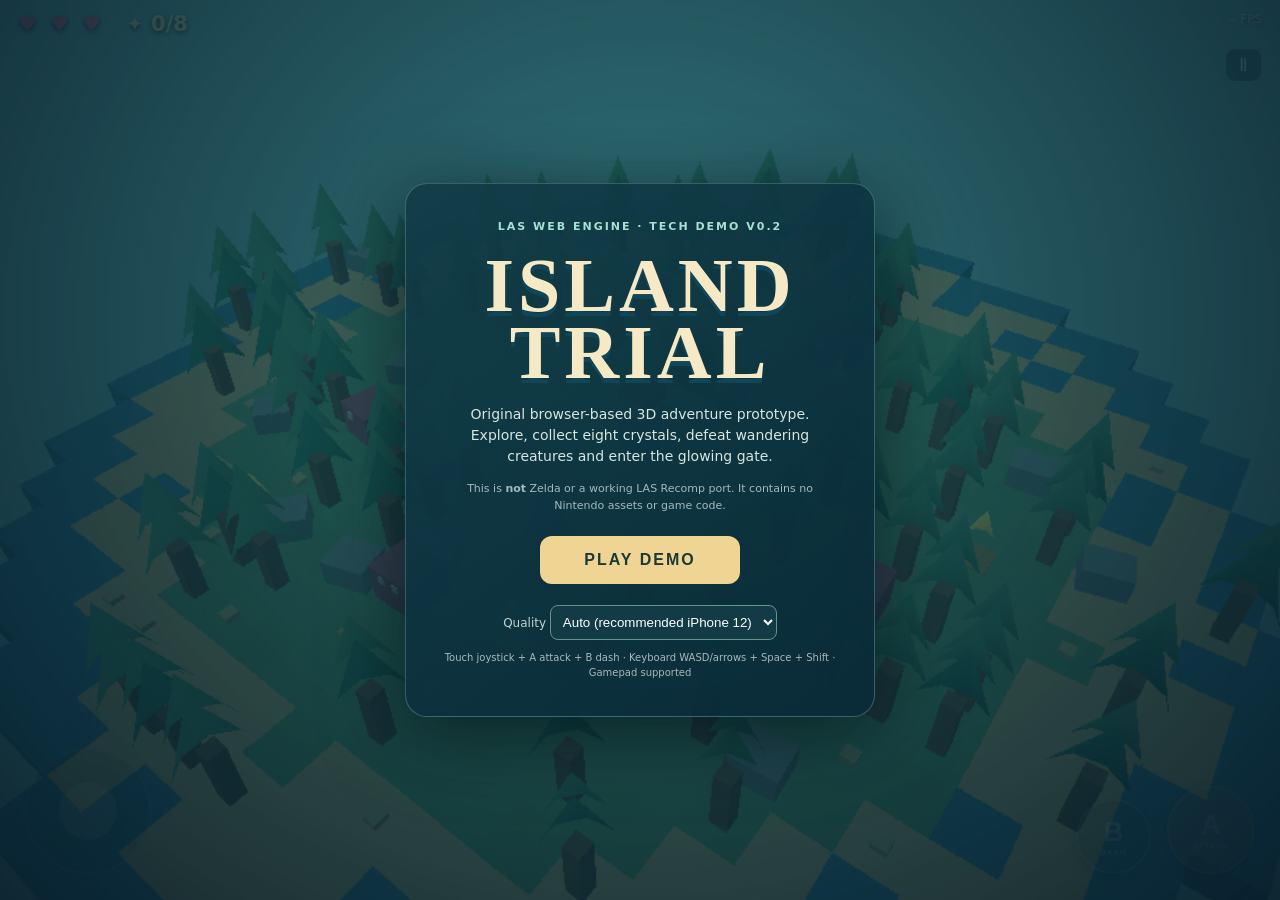
<file: index.html>
<!doctype html><html lang="en"><head><meta charset="UTF-8"><meta name="viewport" content="width=device-width,initial-scale=1,minimum-scale=1,maximum-scale=1,user-scalable=no,viewport-fit=cover"><meta name="theme-color" content="#0b2230"><meta name="apple-mobile-web-app-capable" content="yes"><meta name="apple-mobile-web-app-status-bar-style" content="black-translucent"><link rel="manifest" href="manifest.webmanifest"><link rel="stylesheet" href="style.css"><title>LAS Web Engine — Island Trial</title></head><body><canvas id="gl" aria-label="3D gameplay"></canvas><div id="hud"><div id="stats"><div id="hearts">♥ ♥ ♥</div><div id="counter">✦ <span id="count">0</span>/8</div></div><div id="performance">-- FPS</div></div><section id="overlay"><div class="panel"><div class="overline">LAS WEB ENGINE · TECH DEMO V0.2</div><h1>ISLAND<br>TRIAL</h1><p>Original browser-based 3D adventure prototype. Explore, collect eight crystals, defeat wandering creatures and enter the glowing gate.</p><p class="hint">This is <b>not</b> Zelda or a working LAS Recomp port. It contains no Nintendo assets or game code.</p><button id="play">PLAY DEMO</button><div class="config"><label>Quality <select id="quality"><option value="auto">Auto (recommended iPhone 12)</option><option value="0.72">Balanced</option><option value="1">High</option><option value="0.52">Battery saver</option></select></label></div><small>Touch joystick + A attack + B dash · Keyboard WASD/arrows + Space + Shift · Gamepad supported</small></div></section><div id="message" aria-live="polite"></div><div id="controls"><div id="joystick"><div id="stick"></div></div><div id="rightControls"><button id="btnB" class="round">B<span>DASH</span></button><button id="btnA" class="round">A<span>ATTACK</span></button></div></div><button id="pause" aria-label="Pause">Ⅱ</button><div id="error" hidden></div><script src="engine.js"></script></body></html>
</file>
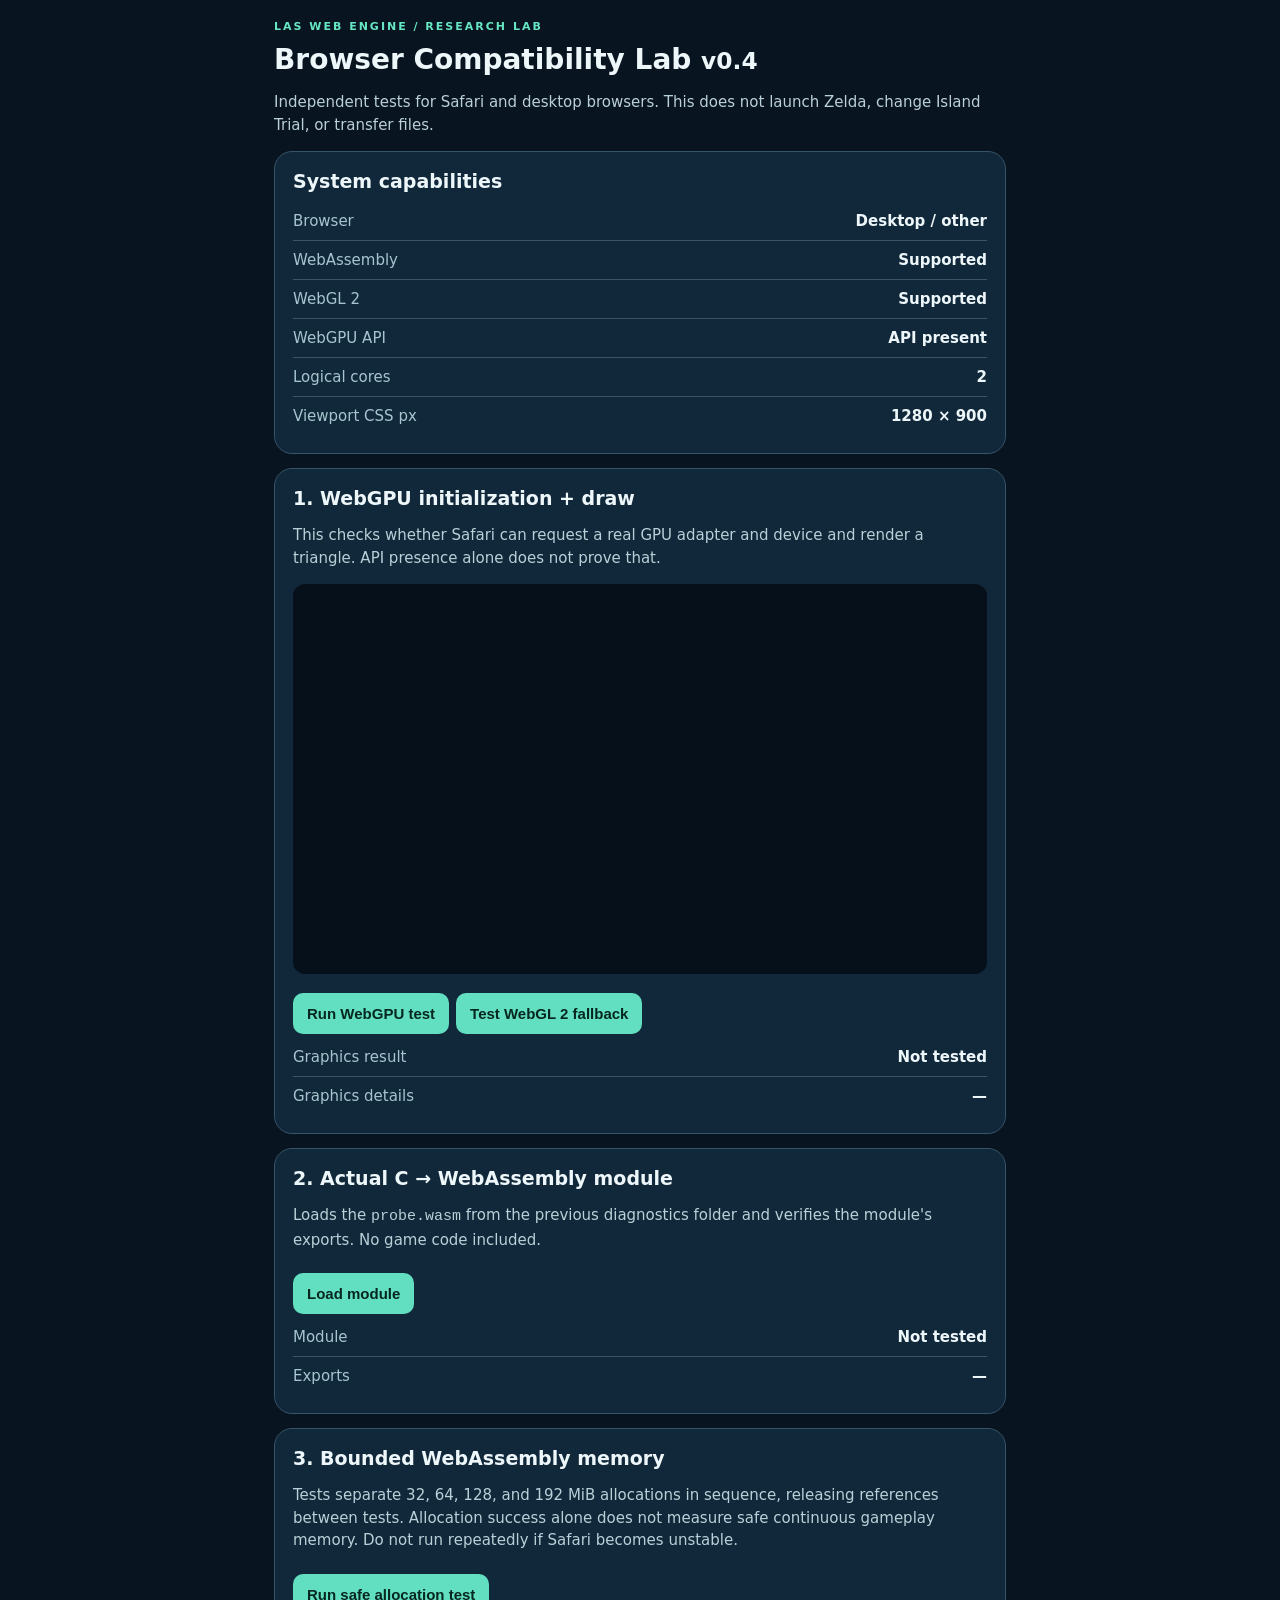
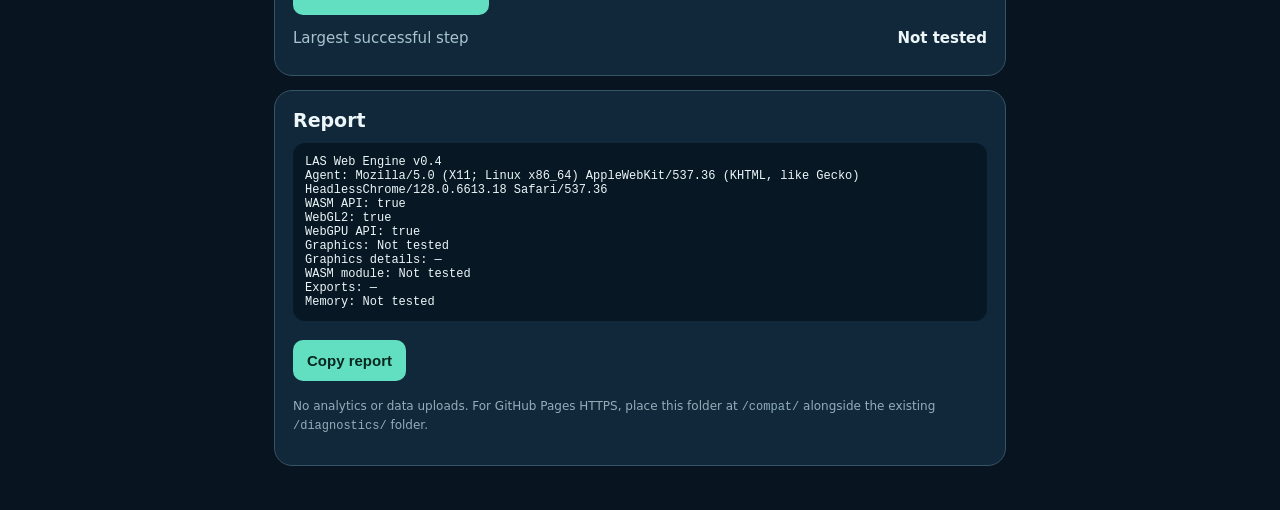
<file: compat/index.html>
<!doctype html><html lang="en"><head><meta charset="utf-8"><meta name="viewport" content="width=device-width,initial-scale=1,viewport-fit=cover"><title>LAS Web Engine — Compatibility Lab v0.4</title><style>:root{color-scheme:dark}*{box-sizing:border-box}body{margin:0;background:#081420;color:#edf7fa;font:15px system-ui,-apple-system,sans-serif}main{max-width:760px;margin:auto;padding:20px 14px 48px}h1{font-size:28px;margin:10px 0}h2{font-size:19px;margin:0 0 10px}.tag{letter-spacing:2px;color:#66e6c2;font-size:11px;font-weight:800}p{color:#bad0d8;line-height:1.5}.card{background:#11283a;border:1px solid #365467;border-radius:18px;padding:18px;margin-top:14px}.line{display:flex;justify-content:space-between;gap:12px;padding:10px 0;border-bottom:1px solid #395466}.line:last-child{border:0}.line span{color:#a7c5cf}.line strong{text-align:right;word-break:break-word}button{background:#62dec0;border:0;border-radius:10px;color:#062720;padding:12px 14px;font-size:15px;font-weight:800;margin:7px 7px 4px 0;cursor:pointer}button:disabled{opacity:.5}canvas{display:block;width:100%;height:auto;aspect-ratio:16/9;background:#06101b;border-radius:12px;margin:12px 0}pre{white-space:pre-wrap;overflow-wrap:anywhere;background:#071824;border-radius:12px;padding:12px;font-size:12px}.fine{font-size:12px;color:#91aeb9}.good{color:#60e6b9}.bad{color:#ffa6a6}</style></head><body><main><div class="tag">LAS WEB ENGINE / RESEARCH LAB</div><h1>Browser Compatibility Lab <small>v0.4</small></h1><p>Independent tests for Safari and desktop browsers. This does not launch Zelda, change Island Trial, or transfer files.</p><section class="card"><h2>System capabilities</h2><div class="line"><span>Browser</span><strong id="browser">Checking…</strong></div><div class="line"><span>WebAssembly</span><strong id="wasm">—</strong></div><div class="line"><span>WebGL 2</span><strong id="gl2">—</strong></div><div class="line"><span>WebGPU API</span><strong id="wgpu">—</strong></div><div class="line"><span>Logical cores</span><strong id="cores">—</strong></div><div class="line"><span>Viewport CSS px</span><strong id="screen">—</strong></div></section><section class="card"><h2>1. WebGPU initialization + draw</h2><p>This checks whether Safari can request a real GPU adapter and device and render a triangle. API presence alone does not prove that.</p><canvas id="view" width="640" height="360"></canvas><button id="testgpu">Run WebGPU test</button><button id="testgl">Test WebGL 2 fallback</button><div class="line"><span>Graphics result</span><strong id="graphics">Not tested</strong></div><div class="line"><span>Graphics details</span><strong id="details">—</strong></div></section><section class="card"><h2>2. Actual C → WebAssembly module</h2><p>Loads the <code>probe.wasm</code> from the previous diagnostics folder and verifies the module's exports. No game code included.</p><button id="testwasm">Load module</button><div class="line"><span>Module</span><strong id="module">Not tested</strong></div><div class="line"><span>Exports</span><strong id="exports">—</strong></div></section><section class="card"><h2>3. Bounded WebAssembly memory</h2><p>Tests separate 32, 64, 128, and 192 MiB allocations in sequence, releasing references between tests. Allocation success alone does not measure safe continuous gameplay memory. Do not run repeatedly if Safari becomes unstable.</p><button id="testmemory">Run safe allocation test</button><div class="line"><span>Largest successful step</span><strong id="memory">Not tested</strong></div></section><section class="card"><h2>Report</h2><pre id="report"></pre><button id="copy">Copy report</button><p class="fine">No analytics or data uploads. For GitHub Pages HTTPS, place this folder at <code>/compat/</code> alongside the existing <code>/diagnostics/</code> folder.</p></section></main><script>
'use strict';
const $=id=>document.getElementById(id);const results={version:'v0.4',graphics:'Not tested',detail:'—',wasm:'Not tested',exports:'—',memory:'Not tested'};
function report(){ $('report').textContent=[`LAS Web Engine ${results.version}`,`Agent: ${navigator.userAgent}`,`WASM API: ${typeof WebAssembly!=='undefined'}`,`WebGL2: ${!!document.createElement('canvas').getContext('webgl2')}`,`WebGPU API: ${!!navigator.gpu}`,`Graphics: ${results.graphics}`,`Graphics details: ${results.detail}`,`WASM module: ${results.wasm}`,`Exports: ${results.exports}`,`Memory: ${results.memory}`].join('\n')}
const iphone=/iPhone/i.test(navigator.userAgent);$('browser').textContent=iphone?'iPhone browser':'Desktop / other';$('wasm').textContent=typeof WebAssembly!=='undefined'?'Supported':'Unavailable';$('gl2').textContent=document.createElement('canvas').getContext('webgl2')?'Supported':'Unavailable';$('wgpu').textContent=navigator.gpu?'API present':'Unavailable';$('cores').textContent=navigator.hardwareConcurrency||'Unknown';$('screen').textContent=innerWidth+' × '+innerHeight;report();
function graphics(s,d){results.graphics=s;results.detail=d;$('graphics').textContent=s;$('details').textContent=d;report()}
$('testgpu').onclick=async()=>{const btn=$('testgpu');btn.disabled=true;graphics('Running…','');try{if(!navigator.gpu)throw Error('navigator.gpu not available');const adapter=await navigator.gpu.requestAdapter();if(!adapter)throw Error('No adapter returned');const device=await adapter.requestDevice();const canvas=$('view');const ctx=canvas.getContext('webgpu');if(!ctx)throw Error('WebGPU canvas context unavailable');const format=navigator.gpu.getPreferredCanvasFormat();ctx.configure({device,format,alphaMode:'opaque'});const shader=device.createShaderModule({code:`@vertex fn vs(@builtin(vertex_index) i:u32)->@builtin(position) vec4f {var p=array<vec2f,3>(vec2f(0.,0.7),vec2f(-0.7,-0.6),vec2f(0.7,-0.6));return vec4f(p[i],0.,1.);} @fragment fn fs()->@location(0) vec4f{return vec4f(0.25,0.9,0.7,1.);}`});const pipeline=device.createRenderPipeline({layout:'auto',vertex:{module:shader,entryPoint:'vs'},fragment:{module:shader,entryPoint:'fs',targets:[{format}]},primitive:{topology:'triangle-list'}});const enc=device.createCommandEncoder();const pass=enc.beginRenderPass({colorAttachments:[{view:ctx.getCurrentTexture().createView(),loadOp:'clear',clearValue:{r:0.03,g:0.1,b:0.18,a:1},storeOp:'store'}]});pass.setPipeline(pipeline);pass.draw(3);pass.end();device.queue.submit([enc.finish()]);await device.queue.onSubmittedWorkDone();graphics('PASSED','Adapter + device + triangle draw ('+format+')');device.destroy();}catch(e){graphics('FAILED',String(e.message||e));}finally{btn.disabled=false}};
$('testgl').onclick=()=>{try{const c=$('view');const gl=c.getContext('webgl2');if(!gl)throw Error('WebGL2 context not available (canvas may already be WebGPU; reload and try WebGL first)');gl.viewport(0,0,c.width,c.height);gl.clearColor(.06,.23,.3,1);gl.clear(gl.COLOR_BUFFER_BIT);graphics('WebGL2 PASSED','Created context + cleared canvas');}catch(e){graphics('WebGL2 FAILED',String(e.message||e))}};
$('testwasm').onclick=async()=>{const btn=$('testwasm');btn.disabled=true;$('module').textContent='Loading…';try{const response=await fetch('../diagnostics/probe.wasm',{cache:'no-store'});if(!response.ok)throw Error('HTTP '+response.status+'; confirm /diagnostics/probe.wasm exists');const bytes=await response.arrayBuffer();const mod=await WebAssembly.compile(bytes);const exports=WebAssembly.Module.exports(mod).map(x=>x.name);if(!exports.length)throw Error('Module contains no exports');results.wasm='PASSED ('+bytes.byteLength+' bytes)';results.exports=exports.join(', ');$('module').textContent=results.wasm;$('exports').textContent=results.exports;}catch(e){results.wasm='FAILED: '+String(e.message||e);$('module').textContent=results.wasm;}finally{report();btn.disabled=false}};
$('testmemory').onclick=async()=>{const btn=$('testmemory');btn.disabled=true;let last='None';$('memory').textContent='Testing…';try{for(const mib of [32,64,128,192]){let mem=new WebAssembly.Memory({initial:mib*16,maximum:mib*16});let bytes=new Uint8Array(mem.buffer);for(let at=0;at<bytes.length;at+=65536)bytes[at]=at&255;last=mib+' MiB';bytes=null;mem=null;await new Promise(resolve=>setTimeout(resolve,60));}}catch(e){last+=' (stopped: '+String(e.message||e)+')'}results.memory=last;$('memory').textContent=last;report();btn.disabled=false};
$('copy').onclick=async()=>{try{await navigator.clipboard.writeText($('report').textContent);$('copy').textContent='Copied!'}catch(e){$('copy').textContent='Select report to copy';}setTimeout(()=>{$('copy').textContent='Copy report'},1800)};
</script></body></html>
</file>
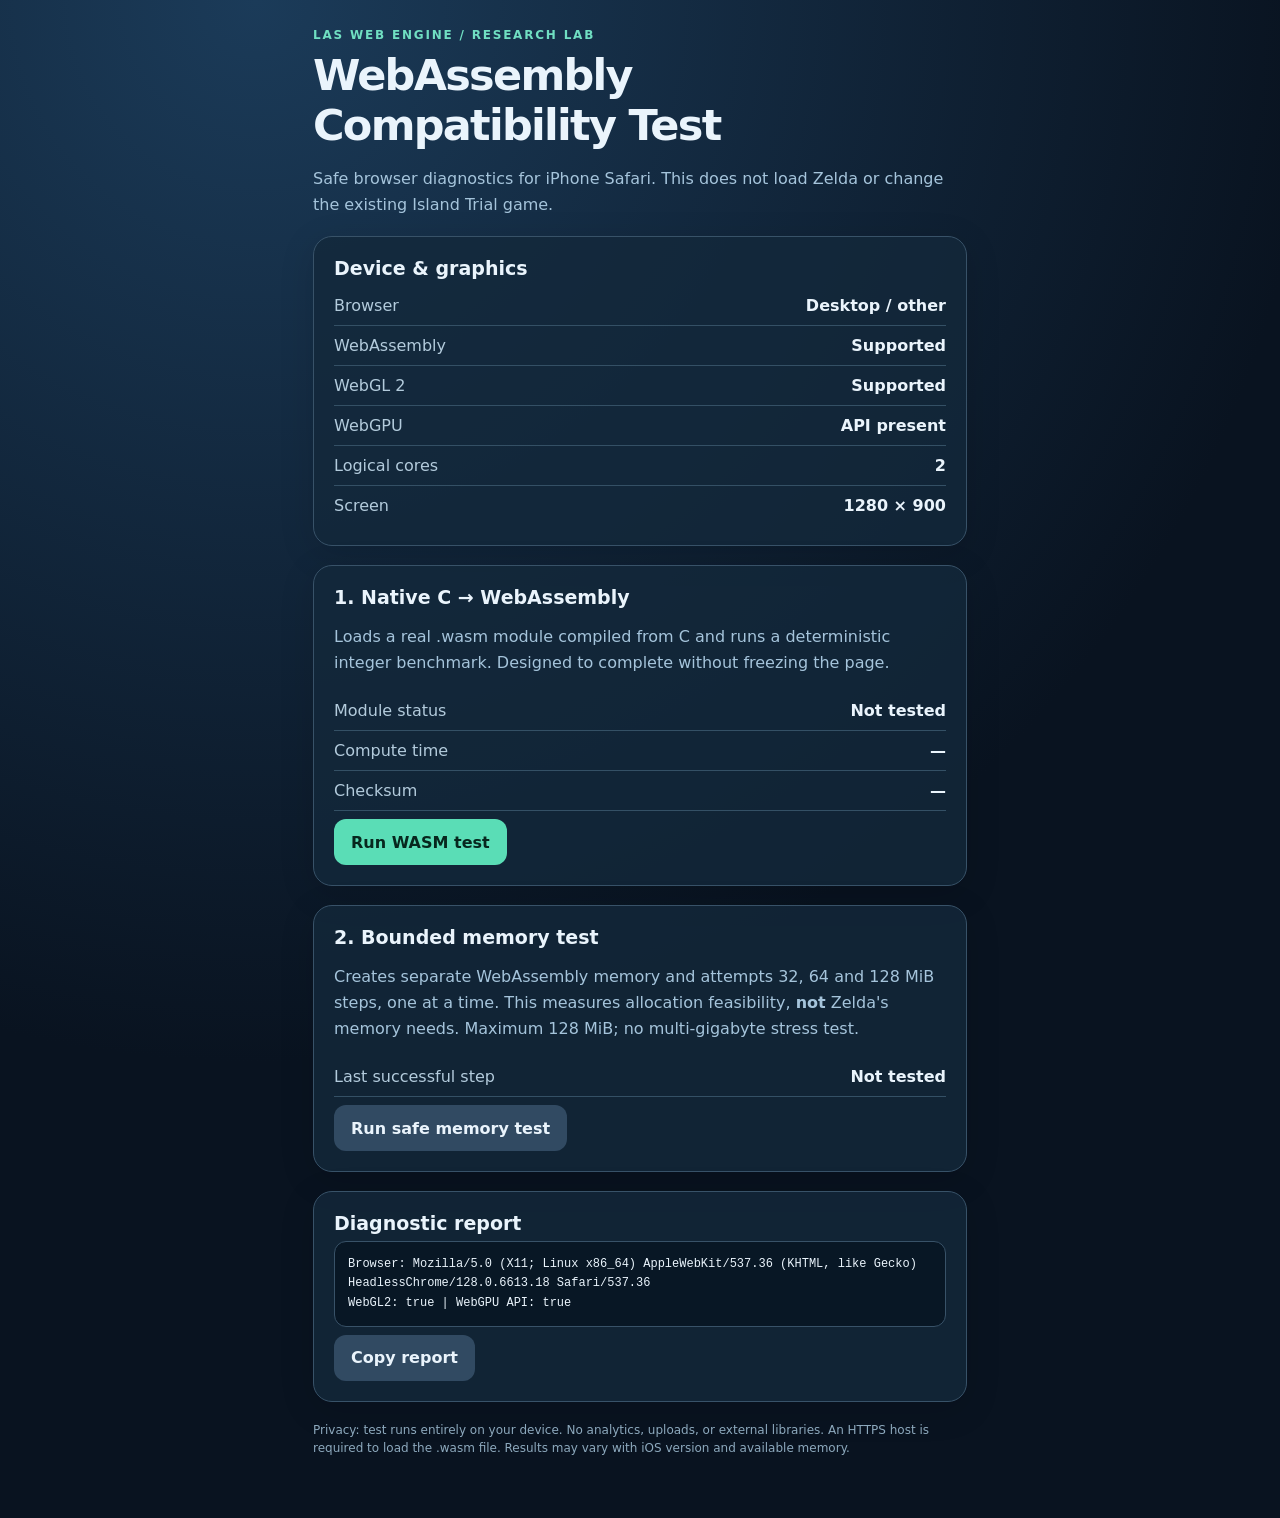
<file: diagnostics/index.html>
<!doctype html><html lang="en"><head><meta charset="utf-8"><meta name="viewport" content="width=device-width,initial-scale=1,viewport-fit=cover"><meta name="theme-color" content="#0a1422"><title>LAS Web Engine — WASM Diagnostics</title><style>
:root{color-scheme:dark;font-family:-apple-system,BlinkMacSystemFont,system-ui,sans-serif}*{box-sizing:border-box}body{margin:0;background:radial-gradient(circle at 20% 0,#1b3b59,#091320 58%);color:#eaf4fc;min-height:100svh}.wrap{max-width:690px;margin:auto;padding:28px 18px 48px}h1{font-size:clamp(27px,6vw,43px);letter-spacing:-.04em;margin:8px 0}.sub{color:#a5c4db;line-height:1.6}.eyebrow{font-size:12px;font-weight:800;letter-spacing:.15em;color:#70dfc2}section{border:1px solid #385268;background:#13283bce;border-radius:19px;padding:20px;margin:19px 0;box-shadow:0 8px 35px #0002}h2{font-size:19px;margin:0 0 7px}p{line-height:1.55}button{appearance:none;border:0;background:#5addb6;color:#07271e;font:inherit;font-weight:800;padding:13px 17px;border-radius:12px;cursor:pointer;min-height:46px;margin-top:8px}button:disabled{opacity:.45}button.secondary{background:#314a62;color:#eaf4fc}.metric{display:flex;justify-content:space-between;border-bottom:1px solid #345065;padding:10px 0;gap:12px}.metric:last-child{border:0}.metric span{color:#b3cbdc}.metric strong{font-variant-numeric:tabular-nums;text-align:right;overflow-wrap:anywhere}.good{color:#70dfc2}.bad{color:#ffab9f}.muted{color:#9fb7c9}#log{white-space:pre-wrap;overflow-wrap:anywhere;font:12px/1.6 ui-monospace,monospace;background:#081725;border:1px solid #385268;border-radius:12px;padding:13px;min-height:70px}.footer{color:#8da9bd;font-size:12px}a{color:#8de0f1}
</style></head><body><main class="wrap"><div class="eyebrow">LAS WEB ENGINE / RESEARCH LAB</div><h1>WebAssembly<br>Compatibility Test</h1><p class="sub">Safe browser diagnostics for iPhone Safari. This does not load Zelda or change the existing Island Trial game.</p><section><h2>Device & graphics</h2><div class="metric"><span>Browser</span><strong id="browser">Checking…</strong></div><div class="metric"><span>WebAssembly</span><strong id="wasm">Checking…</strong></div><div class="metric"><span>WebGL 2</span><strong id="webgl">Checking…</strong></div><div class="metric"><span>WebGPU</span><strong id="webgpu">Checking…</strong></div><div class="metric"><span>Logical cores</span><strong id="cores">Checking…</strong></div><div class="metric"><span>Screen</span><strong id="screen">Checking…</strong></div></section><section><h2>1. Native C → WebAssembly</h2><p class="sub">Loads a real .wasm module compiled from C and runs a deterministic integer benchmark. Designed to complete without freezing the page.</p><div class="metric"><span>Module status</span><strong id="status">Not tested</strong></div><div class="metric"><span>Compute time</span><strong id="compute">—</strong></div><div class="metric"><span>Checksum</span><strong id="checksum">—</strong></div><button id="run">Run WASM test</button></section><section><h2>2. Bounded memory test</h2><p class="sub">Creates separate WebAssembly memory and attempts 32, 64 and 128 MiB steps, one at a time. This measures allocation feasibility, <b>not</b> Zelda's memory needs. Maximum 128 MiB; no multi-gigabyte stress test.</p><div class="metric"><span>Last successful step</span><strong id="memory">Not tested</strong></div><button class="secondary" id="memrun">Run safe memory test</button></section><section><h2>Diagnostic report</h2><div id="log" aria-live="polite">Ready.</div><button class="secondary" id="copy">Copy report</button></section><p class="footer">Privacy: test runs entirely on your device. No analytics, uploads, or external libraries. An HTTPS host is required to load the .wasm file. Results may vary with iOS version and available memory.</p></main><script>
'use strict';
const $=id=>document.getElementById(id);let lines=[];function log(s){lines.push(s);$('log').textContent=lines.join('\n');}
const gl=(()=>{try{return !!document.createElement('canvas').getContext('webgl2')}catch{return false}})();
const agent=navigator.userAgent; $('browser').textContent=/iPhone/.test(agent)?'iPhone Safari / iOS browser':/Mac/.test(agent)?'macOS browser':'Desktop / other';
$('wasm').textContent=typeof WebAssembly==='object'?'Supported':'Unavailable';$('webgl').textContent=gl?'Supported':'Unavailable';$('webgpu').textContent=navigator.gpu?'API present':'Not available';$('cores').textContent=navigator.hardwareConcurrency||'Unknown';$('screen').textContent=screen.width+' × '+screen.height;log('Browser: '+agent);log('WebGL2: '+gl+' | WebGPU API: '+!!navigator.gpu);
$('run').onclick=async()=>{const b=$('run');b.disabled=true;$('status').textContent='Running…';try{const response=await fetch('./probe.wasm',{cache:'no-store'});if(!response.ok)throw Error('HTTP '+response.status);const bytes=await response.arrayBuffer();const {instance}=await WebAssembly.instantiate(bytes);if(typeof instance.exports.mix!=='function')throw Error('mix export missing');await new Promise(r=>requestAnimationFrame(r));const t=performance.now(),out=instance.exports.mix(3000000)>>>0,dt=performance.now()-t;$('status').textContent='Passed';$('status').className='good';$('compute').textContent=dt.toFixed(1)+' ms';$('checksum').textContent=out.toString(16).padStart(8,'0');log('WASM benchmark: PASS | '+dt.toFixed(1)+' ms | checksum '+out.toString(16));}catch(e){$('status').textContent='Failed';$('status').className='bad';log('WASM: FAIL '+String(e));}finally{b.disabled=false;}};
$('memrun').onclick=async()=>{const b=$('memrun');b.disabled=true;try{const m=new WebAssembly.Memory({initial:1,maximum:2048});let last=0;for(const mb of [32,64,128]){m.grow(mb*16-m.buffer.byteLength/65536);const arr=new Uint8Array(m.buffer);for(let i=0;i<arr.length;i+=65536)arr[i]=i&255;last=mb;$('memory').textContent=last+' MiB';log('WASM memory: '+mb+' MiB allocated and page-touched');await new Promise(r=>setTimeout(r,100));}log('Memory probe: COMPLETE (128 MiB cap)');}catch(e){log('Memory probe stopped: '+String(e));}finally{b.disabled=false;}};
$('copy').onclick=async()=>{const report='LAS Web Engine WASM diagnostic\n'+lines.join('\n')+'\nWASM status: '+$('status').textContent+'\nCompute: '+$('compute').textContent+'\nMemory: '+$('memory').textContent;try{await navigator.clipboard.writeText(report);$('copy').textContent='Copied!';}catch{const ta=document.createElement('textarea');ta.value=report;document.body.append(ta);ta.select();document.execCommand('copy');ta.remove();$('copy').textContent='Copy attempted';}};
</script></body></html>
</file>
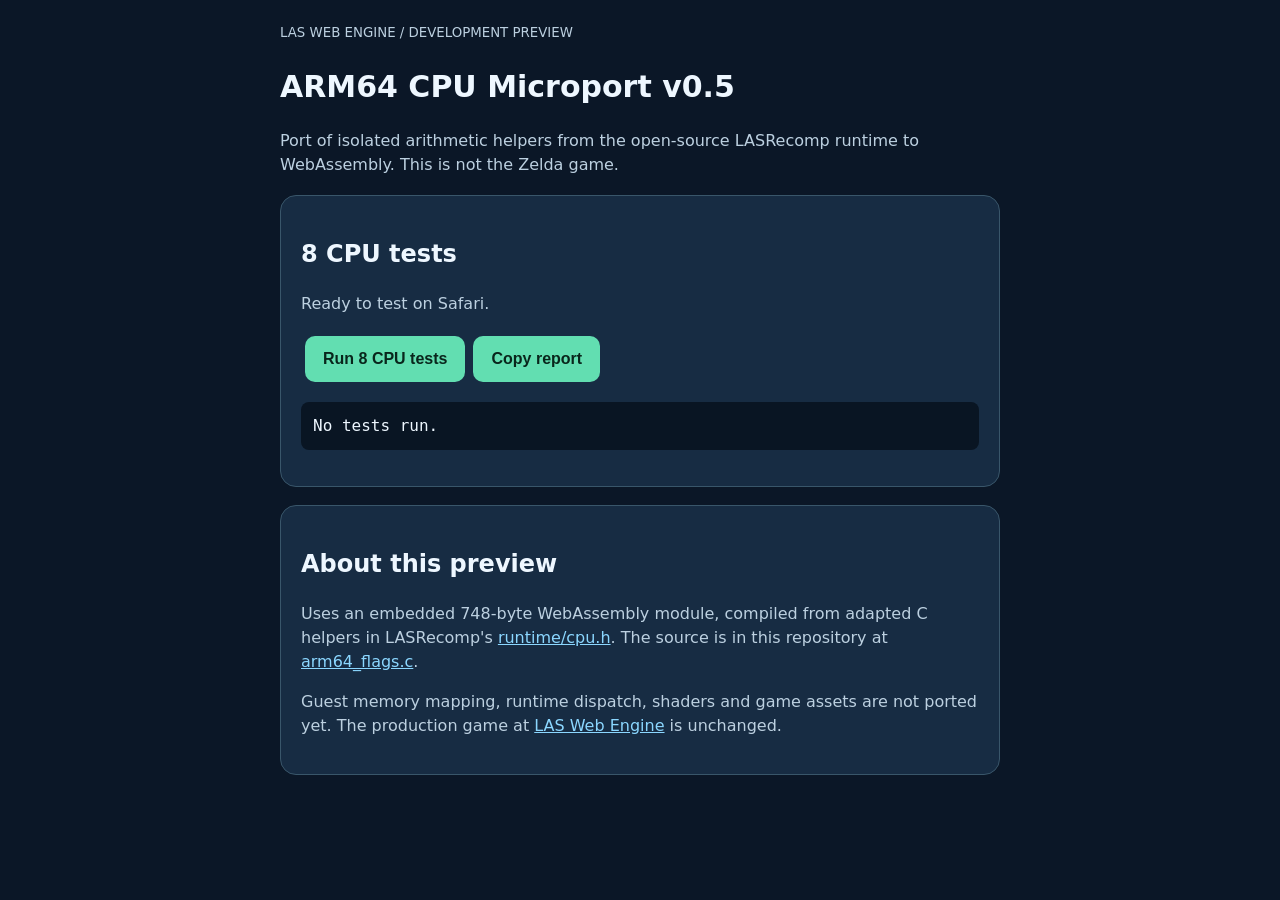
<file: dev/cpu/index.html>
<!doctype html><html lang="en"><head><meta charset="utf-8"><meta name="viewport" content="width=device-width,initial-scale=1,viewport-fit=cover"><title>LAS Dev | CPU Microport v0.5</title><style>body{margin:0;background:#0b1727;color:#eef7ff;font:16px system-ui,-apple-system,sans-serif;padding:20px;line-height:1.5}main{max-width:720px;margin:auto}small,p{color:#bcd0e0}h1{font-size:30px}section{background:#172c43;padding:20px;border:1px solid #39566a;border-radius:16px;margin:18px 0}button{background:#62deb1;border:0;border-radius:10px;padding:14px 18px;color:#09261c;font-size:16px;font-weight:750;margin:4px}pre{white-space:pre-wrap;overflow-wrap:anywhere;background:#091523;padding:12px;border-radius:8px}a{color:#8bd7ff}</style></head><body><main><small>LAS WEB ENGINE / DEVELOPMENT PREVIEW</small><h1>ARM64 CPU Microport v0.5</h1><p>Port of isolated arithmetic helpers from the open-source LASRecomp runtime to WebAssembly. This is not the Zelda game.</p><section><h2>8 CPU tests</h2><p id="state">Ready to test on Safari.</p><button id="run">Run 8 CPU tests</button><button id="copy">Copy report</button><pre id="output">No tests run.</pre></section><section><h2>About this preview</h2><p>Uses an embedded 748-byte WebAssembly module, compiled from adapted C helpers in LASRecomp's <a href="https://github.com/Nycolazs/LASRecomp-Android-Plus/blob/main/runtime/cpu.h">runtime/cpu.h</a>. The source is in this repository at <a href="./arm64_flags.c">arm64_flags.c</a>.</p><p>Guest memory mapping, runtime dispatch, shaders and game assets are not ported yet. The production game at <a href="../../">LAS Web Engine</a> is unchanged.</p></section></main><script>
const wasmB64="AGFzbQEAAAABFARgAABgAAF/YAJ+fgF+YAJ/fwF/[base64]/[base64]";
let report="Not tested";
document.querySelector("#run").onclick=async()=>{const state=document.querySelector("#state"),out=document.querySelector("#output");state.textContent="Running...";try{
const bin=Uint8Array.from(atob(wasmB64),c=>c.charCodeAt(0));const {instance}=await WebAssembly.instantiate(bin,{});const f=instance.exports;
const cases=[
["adds32 zero","adds32",[0,0],0n,0x40000000],
["adds32 overflow","adds32",[0x7fffffff,1],2147483648n,0x90000000],
["adds32 carry","adds32",[0xffffffff,1],0n,0x60000000],
["subs32 zero","subs32",[9,9],0n,0x60000000],
["subs32 borrow","subs32",[0,1],4294967295n,0x80000000],
["adds64 carry","adds64",[0xffffffffffffffffn,1n],0n,0x60000000],
["adds64 overflow","adds64",[0x7fffffffffffffffn,1n],0x8000000000000000n,0x90000000],
["subs64 overflow","subs64",[0x8000000000000000n,1n],0x7fffffffffffffffn,0x30000000]];
let passes=0,lines=[];for(const [label,operation,args,expected,flag] of cases){const result=BigInt.asUintN(operation.endsWith("32")?32:64,BigInt(f[operation](...args)));const nzcv=f.flags()>>>0;const ok=result===expected&&nzcv===flag;passes+=Number(ok);lines.push((ok?"PASS":"FAIL")+" | "+label+" | result=0x"+result.toString(16)+" NZCV="+(nzcv>>>28).toString(2).padStart(4,"0"));}
state.textContent=passes+"/8 passed";report="LAS Web Engine v0.5\n"+state.textContent+"\n"+navigator.userAgent+"\n"+lines.join("\n");out.textContent=report;
}catch(e){state.textContent="FAILED";report="Error: "+e.message;out.textContent=report;}};
document.querySelector("#copy").onclick=async()=>{try{await navigator.clipboard.writeText(report);document.querySelector("#copy").textContent="Copied!"}catch(e){document.querySelector("#output").select?.()}};
</script></body></html>
</file>
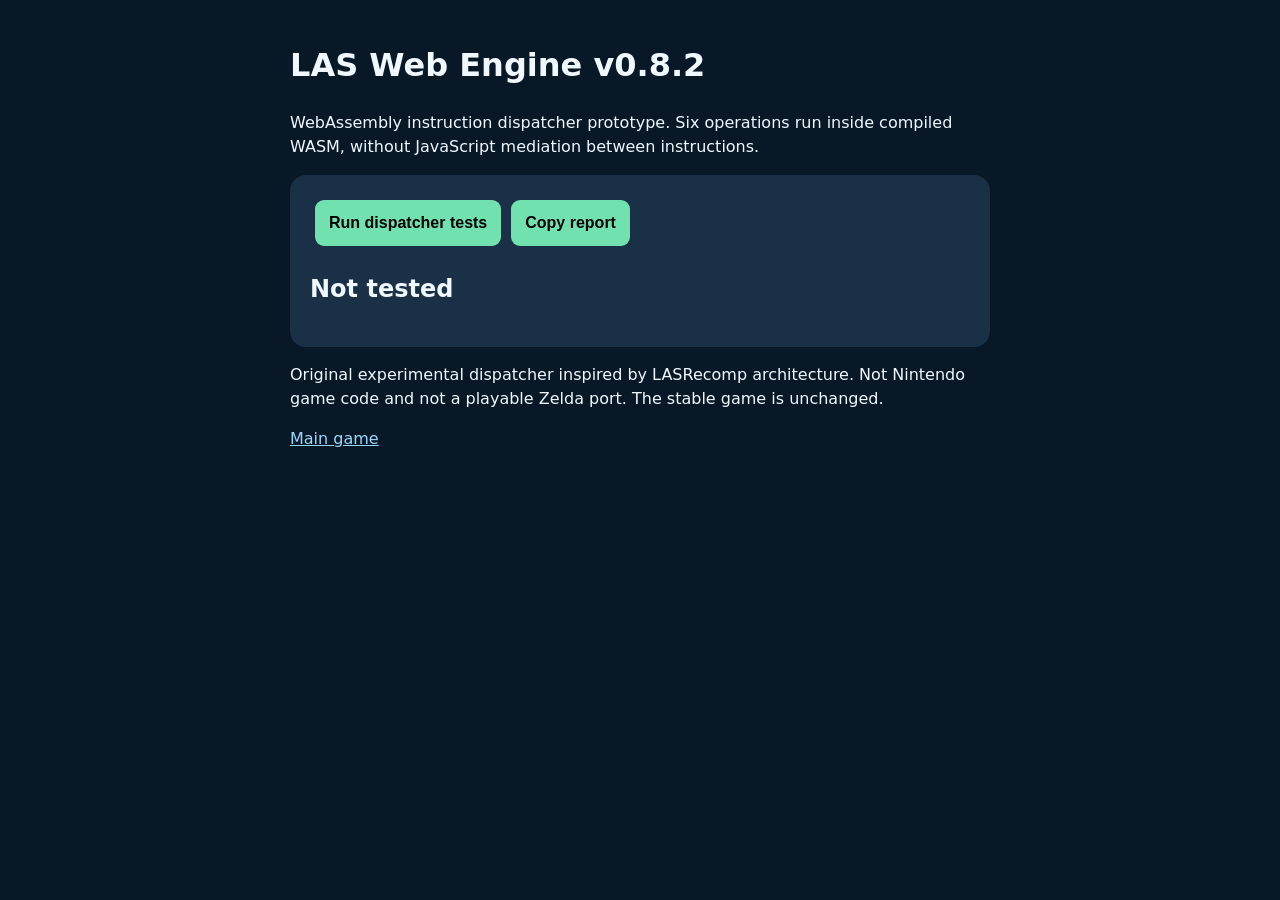
<file: dev/dispatcher-v082/index.html>
<!doctype html><html lang="en"><head><meta charset="utf-8"><meta name="viewport" content="width=device-width,initial-scale=1,viewport-fit=cover"><title>LAS v0.8.2 verified</title><style>body{margin:0;padding:20px;background:#091827;color:#eff8ff;font:16px system-ui;line-height:1.5}main{max-width:700px;margin:auto}section{background:#1a3046;border-radius:16px;padding:20px}button{background:#71e2af;border:0;padding:14px;border-radius:9px;font-weight:bold;font-size:16px;margin:5px}pre{white-space:pre-wrap;overflow-wrap:anywhere}a{color:#9ad8fb}</style></head><body><main><h1>LAS Web Engine v0.8.2</h1><p>WebAssembly instruction dispatcher prototype. Six operations run inside compiled WASM, without JavaScript mediation between instructions.</p><section><button id="run">Run dispatcher tests</button><button id="copy">Copy report</button><h2 id="status">Not tested</h2><pre id="out"></pre></section><p>Original experimental dispatcher inspired by LASRecomp architecture. Not Nintendo game code and not a playable Zelda port. The stable game is unchanged.</p><a href="../../">Main game</a></main><script>
const bytes=Uint8Array.from(atob("AGFzbQEAAAABDQNgAABgAAF/YAF/AX8DDQwAAAECAQICAQEBAQEEBQFwAQEBBQMBAAIGPwp/AUGQiwQLfwBBgAgLfwBBkAsLfwBBkAsLfwBBkIsEC38AQYAIC38AQZCLBAt/AEGAgAgLfwBBAAt/[base64]/////[base64]/AFLDQAgAUEDcUUNAQtBAEECNgKAi4CAAEF/[base64]/[base64]"),c=>c.charCodeAt(0));let report="Not tested";
document.querySelector("#run").onclick=async()=>{try{if (!WebAssembly.validate(bytes)) throw new Error("Safari WebAssembly.validate=false; bytes="+bytes.byteLength);const {instance}=await WebAssembly.instantiate(bytes);const x=instance.exports;x.reset();let lines=[],passed=0;const check=(name,ok)=>{lines.push((ok?"PASS":"FAIL")+" | "+name);passed+=Number(ok)};
check("WASM export step",typeof x.step==="function");
check("input A",(x.read32(0)>>>0)===0x7fffffff);
check("input B",x.read32(4)===1);
check("dispatcher halts",x.run()===0);
check("six instructions executed",x.steps()===6);
check("program counter at halt",x.pc()===6);
check("32-bit sum stored",(x.read32(8)>>>0)===0x80000000);
check("subtraction stored",(x.read32(12)>>>0)===0x7fffffff);
check("NZCV from subtraction",(x.flags()>>>0)===0x30000000);
check("no dispatch fault",x.fault()===0);
check("repeated HALT",x.step()===0);
check("memory preserved",(x.read32(0)>>>0)===0x7fffffff&&x.read32(4)===1);
report="LAS Web Engine v0.8.2\n"+passed+"/12 passed\n"+navigator.userAgent+"\n"+lines.join("\n");
document.querySelector("#status").textContent=passed+"/12 passed";document.querySelector("#out").textContent=report;
}catch(e){report="ERROR: "+e.message+" | bytes="+bytes.byteLength+" | validates="+WebAssembly.validate(bytes)+" | WASM supported="+(typeof WebAssembly!=="undefined");document.querySelector("#status").textContent="ERROR";document.querySelector("#out").textContent=report}};
document.querySelector("#copy").onclick=async()=>{try{await navigator.clipboard.writeText(report);document.querySelector("#copy").textContent="Copied"}catch(e){alert(report)}};
</script></body></html>
</file>
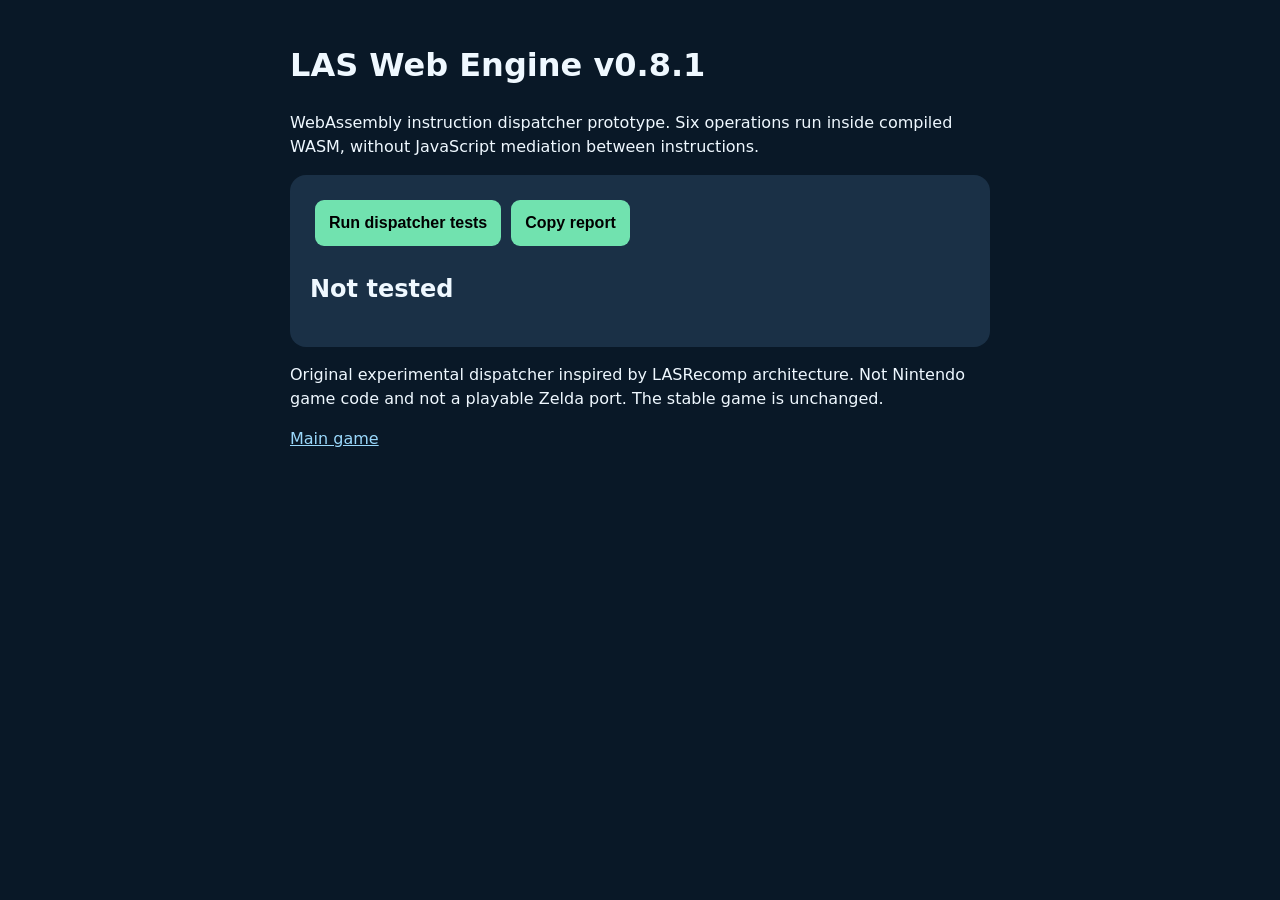
<file: dev/dispatcher/index.html>
<!doctype html><html lang="en"><head><meta charset="utf-8"><meta name="viewport" content="width=device-width,initial-scale=1,viewport-fit=cover"><title>LAS v0.8 Dispatcher</title><style>body{margin:0;padding:20px;background:#091827;color:#eff8ff;font:16px system-ui;line-height:1.5}main{max-width:700px;margin:auto}section{background:#1a3046;border-radius:16px;padding:20px}button{background:#71e2af;border:0;padding:14px;border-radius:9px;font-weight:bold;font-size:16px;margin:5px}pre{white-space:pre-wrap;overflow-wrap:anywhere}a{color:#9ad8fb}</style></head><body><main><h1>LAS Web Engine v0.8.1</h1><p>WebAssembly instruction dispatcher prototype. Six operations run inside compiled WASM, without JavaScript mediation between instructions.</p><section><button id="run">Run dispatcher tests</button><button id="copy">Copy report</button><h2 id="status">Not tested</h2><pre id="out"></pre></section><p>Original experimental dispatcher inspired by LASRecomp architecture. Not Nintendo game code and not a playable Zelda port. The stable game is unchanged.</p><a href="../../">Main game</a></main><script>
const bytes=Uint8Array.from(atob("AGFzbQEAAAABDQNgAABgAAF/YAF/AX8DDQwAAAECAQICAQEBAQEEBQFwAQEBBQMBAAIGPwp/AUGQiwQLfwBBgAgLfwBBkAsLfwBBkAsLfwBBkIsEC38AQYAIC38AQZCLBAt/AEGAgAgLfwBBAAt/[base64]/////[base64]/AFLDQAgAUEDcUUNAQtBAEECNgKAi4CAAEF/[base64]/[base64]"),c=>c.charCodeAt(0));let report="Not tested";
document.querySelector("#run").onclick=async()=>{try{const {instance}=await WebAssembly.instantiate(bytes);const x=instance.exports;x.reset();let lines=[],passed=0;const check=(name,ok)=>{lines.push((ok?"PASS":"FAIL")+" | "+name);passed+=Number(ok)};
check("WASM export step",typeof x.step==="function");
check("input A",(x.read32(0)>>>0)===0x7fffffff);
check("input B",x.read32(4)===1);
check("dispatcher halts",x.run()===0);
check("six instructions executed",x.steps()===6);
check("program counter at halt",x.pc()===6);
check("32-bit sum stored",(x.read32(8)>>>0)===0x80000000);
check("subtraction stored",(x.read32(12)>>>0)===0x7fffffff);
check("NZCV from subtraction",(x.flags()>>>0)===0x30000000);
check("no dispatch fault",x.fault()===0);
check("repeated HALT",x.step()===0);
check("memory preserved",(x.read32(0)>>>0)===0x7fffffff&&x.read32(4)===1);
report="LAS Web Engine v0.8.1\n"+passed+"/12 passed\n"+navigator.userAgent+"\n"+lines.join("\n");
document.querySelector("#status").textContent=passed+"/12 passed";document.querySelector("#out").textContent=report;
}catch(e){report="ERROR: "+e.message;document.querySelector("#status").textContent="ERROR";document.querySelector("#out").textContent=report}};
document.querySelector("#copy").onclick=async()=>{try{await navigator.clipboard.writeText(report);document.querySelector("#copy").textContent="Copied"}catch(e){alert(report)}};
</script></body></html>
</file>
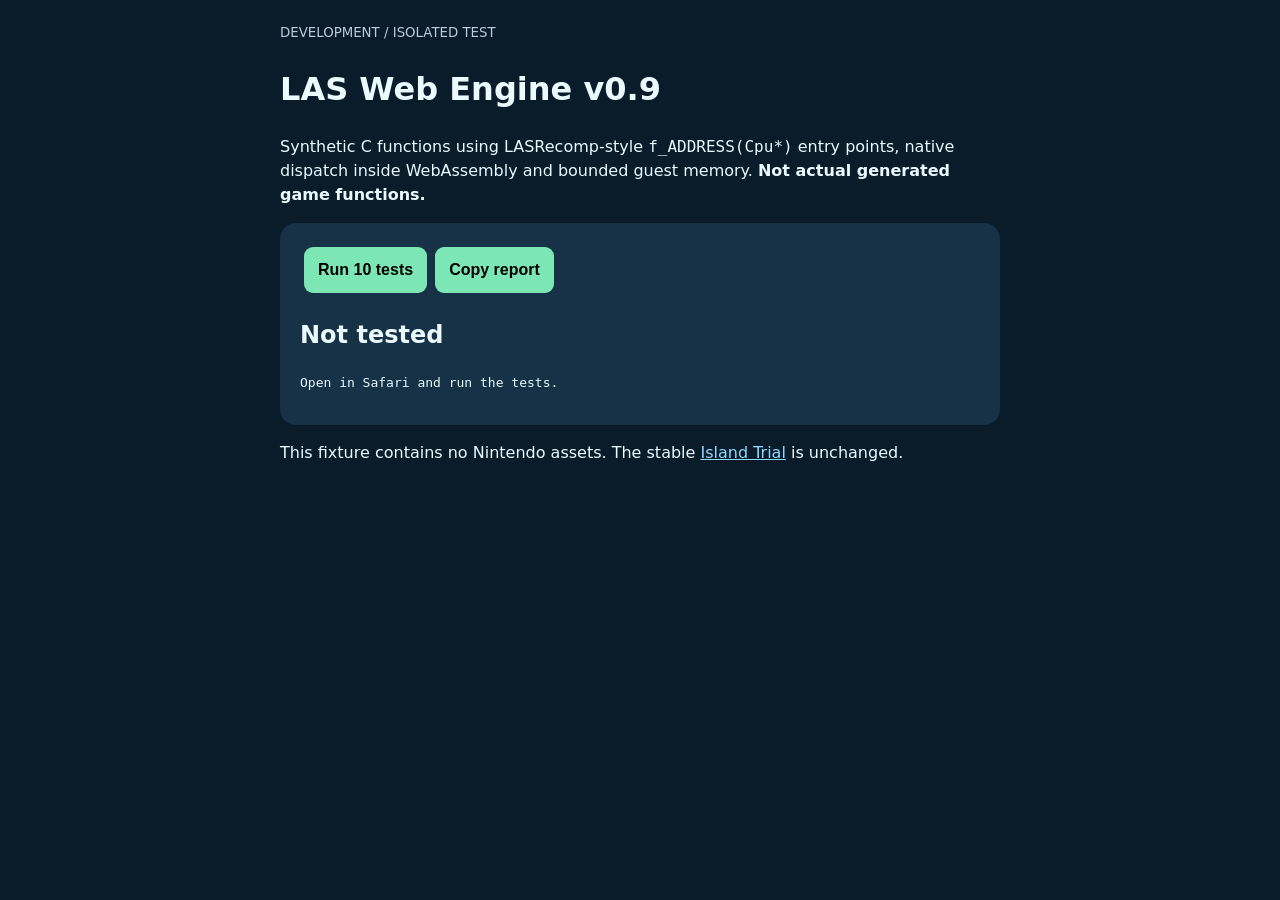
<file: dev/generated-fixture/index.html>
<!doctype html><html lang="en"><head><meta charset="utf-8"><meta name="viewport" content="width=device-width,initial-scale=1,viewport-fit=cover"><title>LAS Web Engine v0.9</title><style>body{margin:0;padding:20px;background:#0a1b2a;color:#eafaff;font:16px system-ui;line-height:1.5}main{max-width:720px;margin:auto}.panel{background:#173146;padding:20px;border-radius:16px}button{padding:14px;margin:4px;background:#7ce6b5;border:0;border-radius:9px;font-size:16px;font-weight:700}pre{white-space:pre-wrap;overflow-wrap:anywhere;font-size:13px}small{color:#b9cddb}a{color:#91d9ff}</style></head><body><main><small>DEVELOPMENT / ISOLATED TEST</small><h1>LAS Web Engine v0.9</h1><p>Synthetic C functions using LASRecomp-style <code>f_ADDRESS(Cpu*)</code> entry points, native dispatch inside WebAssembly and bounded guest memory. <b>Not actual generated game functions.</b></p><div class="panel"><button id="test">Run 10 tests</button><button id="copy">Copy report</button><h2 id="status">Not tested</h2><pre id="out">Open in Safari and run the tests.</pre></div><p>This fixture contains no Nintendo assets. The stable <a href="../../">Island Trial</a> is unchanged.</p></main><script>
const bytes=Uint8Array.from(atob("AGFzbQEAAAABHAZgAABgAAF/YAABfmABfwF/YAF+AGADf39/[base64]/Qeh9IQADQCAAQZiKgIAAakIANwMAIABBCGoiAA0AC0GAYCEAA0AgAEGgqoCAAGpCADcDACAAQQhqIgANAAtBAEKAoICAkA43A4iKgIAAQQBC/////xc3A6CKgIAAQQBBADoApKqAgABBAEEANgKgqoCAAAu1AgMCfwN+An9BAC0ApKqAgAAiAEEBcyEBAkBBACkDiIqAgAAiAlANACAAQQFxDQBBACEBQQAoAqCqgIAAIQACQAJAAkACQCACQoDg///[base64]"),c=>c.charCodeAt(0));let report="Not tested";
document.querySelector("#test").onclick=async()=>{try{
if(!WebAssembly.validate(bytes))throw Error("Invalid WASM bytes");
const {instance}=await WebAssembly.instantiate(bytes);const w=instance.exports;let pass=0,lines=[];
const check=(label,ok)=>{pass+=Number(ok);lines.push((ok?"PASS":"FAIL")+" | "+label)};
w.reset();
check("two synthetic function addresses",w.get_pc()===0x7100001000n);
check("guest input A",w.get_mem32(0)===0x7fffffff);
check("guest input B",w.get_mem32(4)===1);
check("dispatch returned success",w.run()===1);
check("two functions dispatched",w.get_steps()===2);
check("guest x0 stores 32-bit sum",(w.get_reg0()>>>0)===0x80000000);
check("memory contains function result",(w.get_mem32(8)>>>0)===0x80000000);
check("NZCV matches overflow",(w.get_flags()>>>0)===0x90000000);
check("address bounds rejected",w.test_bad_address()===1);
w.reset();w.set_pc(0x7100009999n);
check("invalid indirect target safely faults",w.run()===0&&w.get_fault()===1);
report="LAS Web Engine v0.9\n"+pass+"/10 passed\n"+navigator.userAgent+"\n"+lines.join("\n");
document.querySelector("#status").textContent=pass+"/10 passed";document.querySelector("#out").textContent=report;
}catch(e){report="ERROR: "+e.message;document.querySelector("#status").textContent="ERROR";document.querySelector("#out").textContent=report;}};
document.querySelector("#copy").onclick=async()=>{try{await navigator.clipboard.writeText(report);document.querySelector("#copy").textContent="Copied!"}catch(e){alert(report)}};
</script></body></html>
</file>
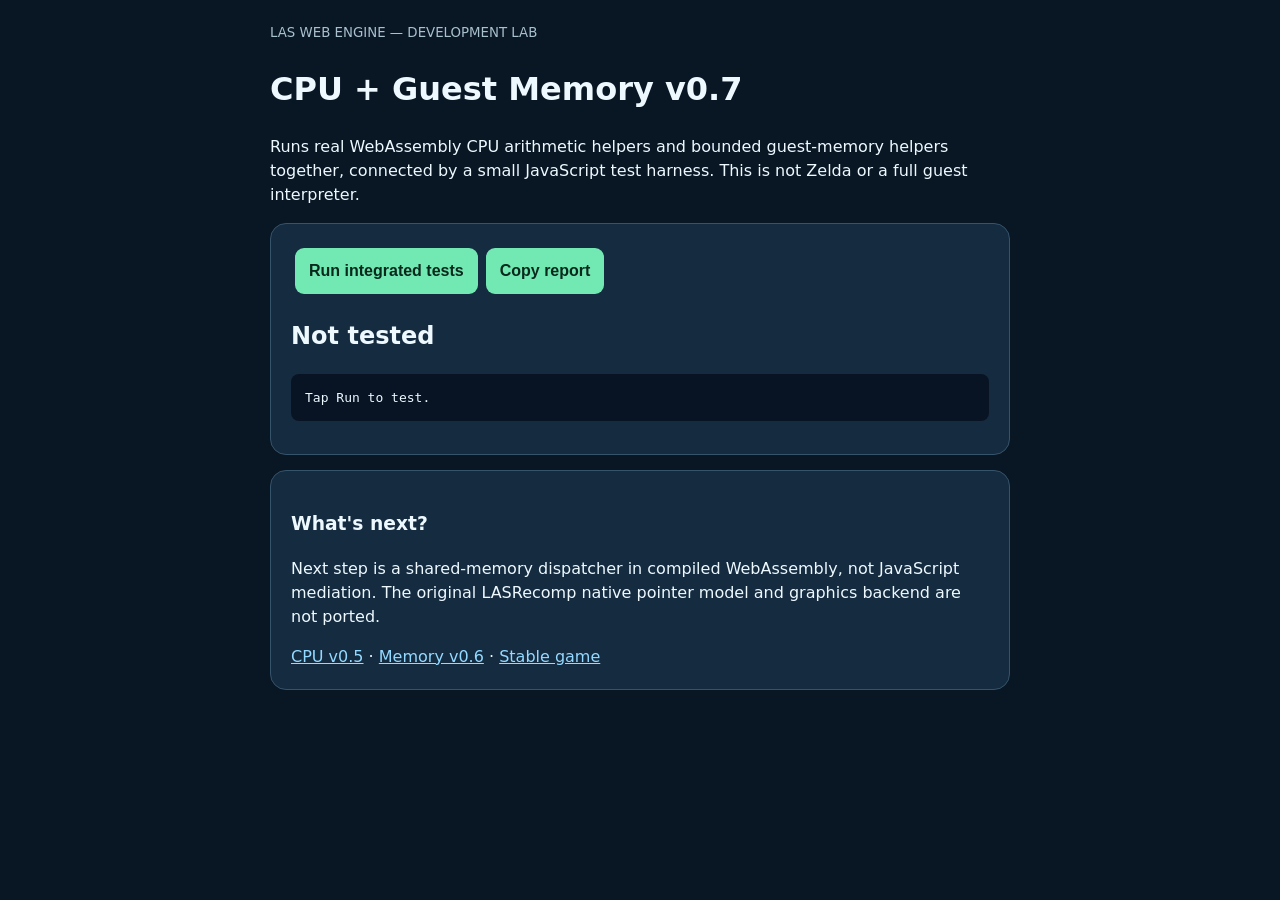
<file: dev/integration/index.html>
<!doctype html><html lang="en"><head><meta charset="utf-8"><meta name="viewport" content="width=device-width,initial-scale=1,viewport-fit=cover"><title>LAS Dev v0.7 | CPU + Memory</title><style>body{margin:0;padding:20px;background:#091624;color:#edf9ff;font:16px system-ui,-apple-system,sans-serif;line-height:1.5}main{max-width:740px;margin:auto}.panel{background:#152b40;border:1px solid #35536a;border-radius:16px;padding:20px;margin:15px 0}button{border:0;border-radius:9px;background:#72e8b2;color:#07291c;padding:14px;font-size:16px;font-weight:700;margin:4px}pre{white-space:pre-wrap;overflow-wrap:anywhere;background:#081423;border-radius:8px;padding:14px;font-size:13px}a{color:#94d9ff}small{color:#a9c0cd}</style></head><body><main><small>LAS WEB ENGINE — DEVELOPMENT LAB</small><h1>CPU + Guest Memory v0.7</h1><p>Runs real WebAssembly CPU arithmetic helpers and bounded guest-memory helpers together, connected by a small JavaScript test harness. This is not Zelda or a full guest interpreter.</p><div class="panel"><button id="run">Run integrated tests</button><button id="copy">Copy report</button><h2 id="status">Not tested</h2><pre id="out">Tap Run to test.</pre></div><div class="panel"><h3>What's next?</h3><p>Next step is a shared-memory dispatcher in compiled WebAssembly, not JavaScript mediation. The original LASRecomp native pointer model and graphics backend are not ported.</p><a href="../cpu/">CPU v0.5</a> · <a href="../memory/">Memory v0.6</a> · <a href="../../">Stable game</a></div></main><script>
const cpu64="AGFzbQEAAAABFARgAABgAAF/YAJ+fgF+YAJ/fwF/[base64]/[base64]", mem64="AGFzbQEAAAABEANgAn5/AX9gAX4Bf2AAAX8DBgUAAQABAgQFAXABAQEFAwEAEgYJAX8BQYCIxAALBzcGBm1lbW9yeQIAB3N0b3JlMzIAAAZsb2FkMzIAAQV2YWxpZAACBGJ5dGUAAwhjYXBhY2l0eQAECr4CBW0BAn9BACECAkAgAEKDgMD/73F8QoOAQFQNACAApyIDQX9GDQAgA0GBiICAAGogAUEIdjoAACADQYCIgIAAaiABOgAAIANBgoiAgABqIAFBEHY6AAAgA0GDiICAAGogAUEYdjoAAEEBIQILIAILZgECf0EAIQECQCAAQoOAwP/vcXxCg4BAVA0AIACnIgJBf0YNACACQYOIgIAAai0AAEEYdCACQYKIgIAAai0AAEEQdCACQYGIgIAAai0AAEEIdCACQYCIgIAAai0AAHJyciEBCyABCygAIACnQX9HIABCgICAgPBxfEKBgMAAVEKAgMCAkA4gAH0gAa1acXELNgECf0F/IQECQCAAQoCAwP/vcXxCgIBAVA0AIACnIgJBf0YNACACQYCIgIAAai0AACEBCyABCwcAQYCAwAAL";
function binary(s){return Uint8Array.from(atob(s),x=>x.charCodeAt(0))}
let report="Not tested";
document.querySelector('#run').onclick=async()=>{try{
const [cm,mm]=await Promise.all([WebAssembly.instantiate(binary(cpu64)),WebAssembly.instantiate(binary(mem64))]);const c=cm.instance.exports,m=mm.instance.exports,base=0x7100000000n;
let okCount=0,log=[];function check(name,fn){let ok=false;try{ok=!!fn()}catch(e){log.push("ERROR | "+name+" | "+e.message)}if(!ok&&!log[log.length-1]?.startsWith("ERROR | "+name))log.push("FAIL | "+name);if(ok){okCount++;log.push("PASS | "+name)}}
check("both WASM modules load",()=>typeof c.adds32==="function"&&typeof m.load32==="function");
check("guest mapping begins at base",()=>m.valid(base,4)===1);
check("write operands to guest memory",()=>m.store32(base+0n,0x7fffffff)===1&&m.store32(base+4n,1)===1);
check("CPU adds two guest values",()=> (c.adds32(m.load32(base+0n),m.load32(base+4n))>>>0)===0x80000000);
check("overflow NZCV preserved",()=>c.flags()>>>0===0x90000000);
check("write result to guest memory",()=>m.store32(base+8n,c.adds32(m.load32(base+0n),m.load32(base+4n)))===1);
check("read back computed result",()=>(m.load32(base+8n)>>>0)===0x80000000);
check("CPU subtract result and operand",()=> (c.subs32(m.load32(base+8n),m.load32(base+4n))>>>0)===0x7fffffff);
check("subtraction overflow flags",()=>c.flags()>>>0===0x30000000);
check("reject out-of-bounds read range",()=>m.valid(base+1048574n,4)===0);
check("reject out-of-bounds result write",()=>m.store32(base+1048574n,123)===0);
check("guest data remains unchanged",()=>m.load32(base+0n)===0x7fffffff&&m.load32(base+4n)===1&&(m.load32(base+8n)>>>0)===0x80000000);
report="LAS Web Engine v0.7\n"+okCount+"/12 passed\n"+navigator.userAgent+"\n"+log.join("\n");
document.querySelector('#status').textContent=okCount+"/12 passed";document.querySelector('#out').textContent=report;
}catch(e){report="ERROR: "+e.message;document.querySelector('#status').textContent="ERROR";document.querySelector('#out').textContent=report;}};
document.querySelector('#copy').onclick=async()=>{try{await navigator.clipboard.writeText(report);document.querySelector('#copy').textContent="Copied!"}catch(e){document.querySelector('#out').textContent=report+"\n(Copy manually)"}};
</script></body></html>
</file>
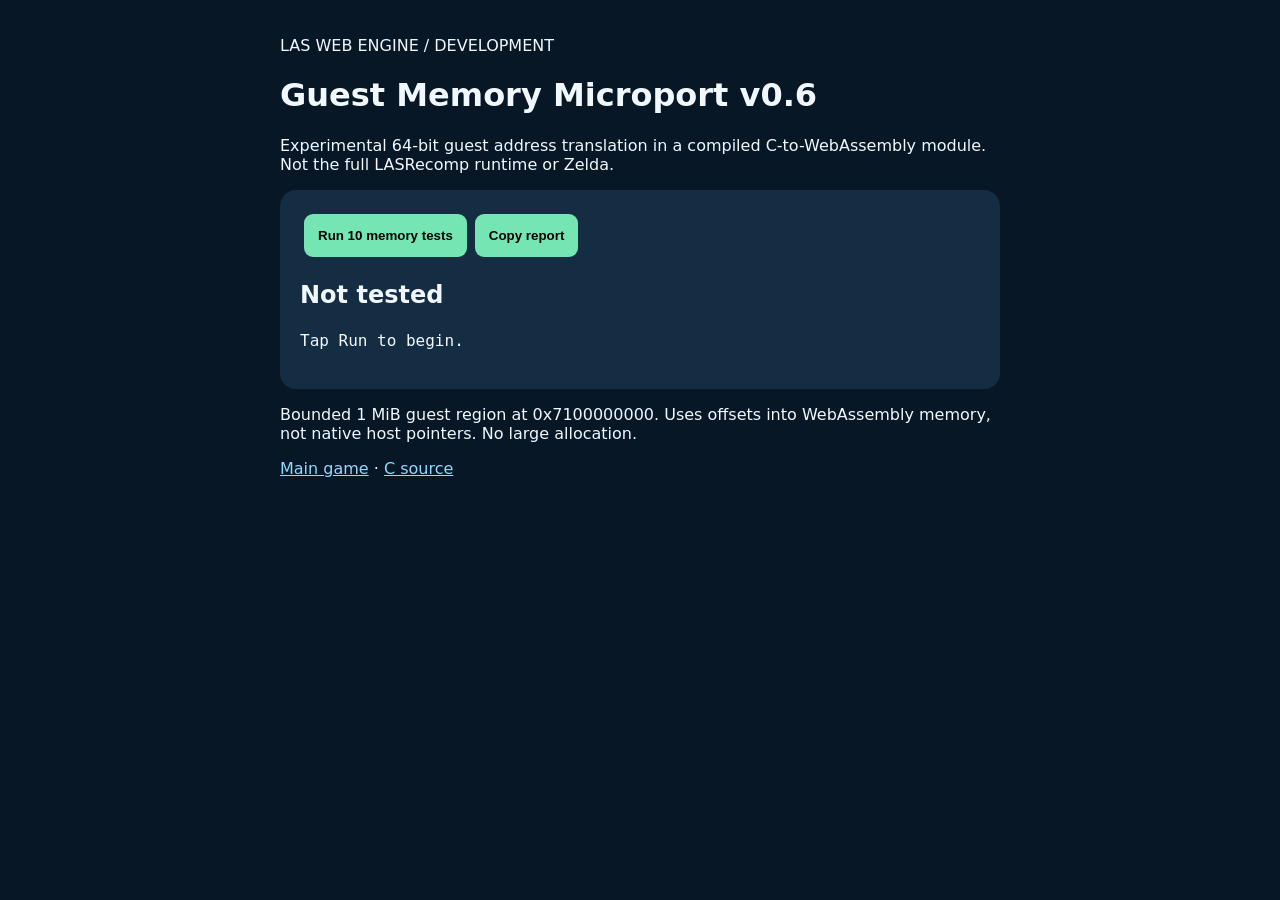
<file: dev/memory/index.html>
<!doctype html><html lang="en"><head><meta charset="utf-8"><meta name="viewport" content="width=device-width,initial-scale=1,viewport-fit=cover"><title>LAS Dev v0.6</title><style>body{background:#071725;color:#f1f7ff;font:16px system-ui;margin:0;padding:20px}main{max-width:720px;margin:auto}section{background:#152d42;border-radius:16px;padding:20px}button{padding:14px;background:#74e5b3;border:0;border-radius:9px;font-weight:700;margin:4px}pre{white-space:pre-wrap;overflow-wrap:anywhere;line-height:1.55}a{color:#92d8ff}</style></head><body><main><p>LAS WEB ENGINE / DEVELOPMENT</p><h1>Guest Memory Microport v0.6</h1><p>Experimental 64-bit guest address translation in a compiled C-to-WebAssembly module. Not the full LASRecomp runtime or Zelda.</p><section><button id="test">Run 10 memory tests</button><button id="copy">Copy report</button><h2 id="status">Not tested</h2><pre id="report">Tap Run to begin.</pre></section><p>Bounded 1 MiB guest region at 0x7100000000. Uses offsets into WebAssembly memory, not native host pointers. No large allocation.</p><p><a href="../../">Main game</a> · <a href="guest_memory.c">C source</a></p></main><script>
const wasm64="AGFzbQEAAAABEANgAn5/AX9gAX4Bf2AAAX8DBgUAAQABAgQFAXABAQEFAwEAEgYJAX8BQYCIxAALBzcGBm1lbW9yeQIAB3N0b3JlMzIAAAZsb2FkMzIAAQV2YWxpZAACBGJ5dGUAAwhjYXBhY2l0eQAECr4CBW0BAn9BACECAkAgAEKDgMD/73F8QoOAQFQNACAApyIDQX9GDQAgA0GBiICAAGogAUEIdjoAACADQYCIgIAAaiABOgAAIANBgoiAgABqIAFBEHY6AAAgA0GDiICAAGogAUEYdjoAAEEBIQILIAILZgECf0EAIQECQCAAQoOAwP/vcXxCg4BAVA0AIACnIgJBf0YNACACQYOIgIAAai0AAEEYdCACQYKIgIAAai0AAEEQdCACQYGIgIAAai0AAEEIdCACQYCIgIAAai0AAHJyciEBCyABCygAIACnQX9HIABCgICAgPBxfEKBgMAAVEKAgMCAkA4gAH0gAa1acXELNgECf0F/IQECQCAAQoCAwP/vcXxCgIBAVA0AIACnIgJBf0YNACACQYCIgIAAai0AACEBCyABCwcAQYCAwAAL";let report='Not tested';
document.querySelector('#test').onclick=async()=>{try{const binary=Uint8Array.from(atob(wasm64),x=>x.charCodeAt(0));const {instance}=await WebAssembly.instantiate(binary);const m=instance.exports,b=0x7100000000n;const tests=[
['region size',()=>m.capacity()===1048576],
['valid start',()=>m.valid(b,4)===1],
['valid end',()=>m.valid(b+1048572n,4)===1],
['reject address below',()=>m.valid(b-1n,1)===0],
['reject address above',()=>m.valid(b+1048576n,1)===0],
['reject crossing boundary',()=>m.valid(b+1048574n,4)===0],
['store LE32',()=>m.store32(b+20n,0x12345678)===1],
['load LE32',()=>m.load32(b+20n)===0x12345678],
['little-endian bytes',()=>m.byte(b+20n)===0x78&&m.byte(b+21n)===0x56],
['reject invalid store',()=>m.store32(b-4n,0x55667788)===0]];
let good=0,lines=[];for(const [name,fn] of tests){const ok=fn();good+=Number(ok);lines.push((ok?'PASS':'FAIL')+' | '+name);}report='LAS Web Engine v0.6\n'+good+'/10 passed\n'+navigator.userAgent+'\n'+lines.join('\n');document.querySelector('#status').textContent=good+'/10 passed';document.querySelector('#report').textContent=report;}catch(e){report='ERROR: '+e.message;document.querySelector('#status').textContent='ERROR';document.querySelector('#report').textContent=report;}};
document.querySelector('#copy').onclick=async()=>{try{await navigator.clipboard.writeText(report);document.querySelector('#copy').textContent='Copied';}catch(e){alert(report)}};
</script></body></html>
</file>
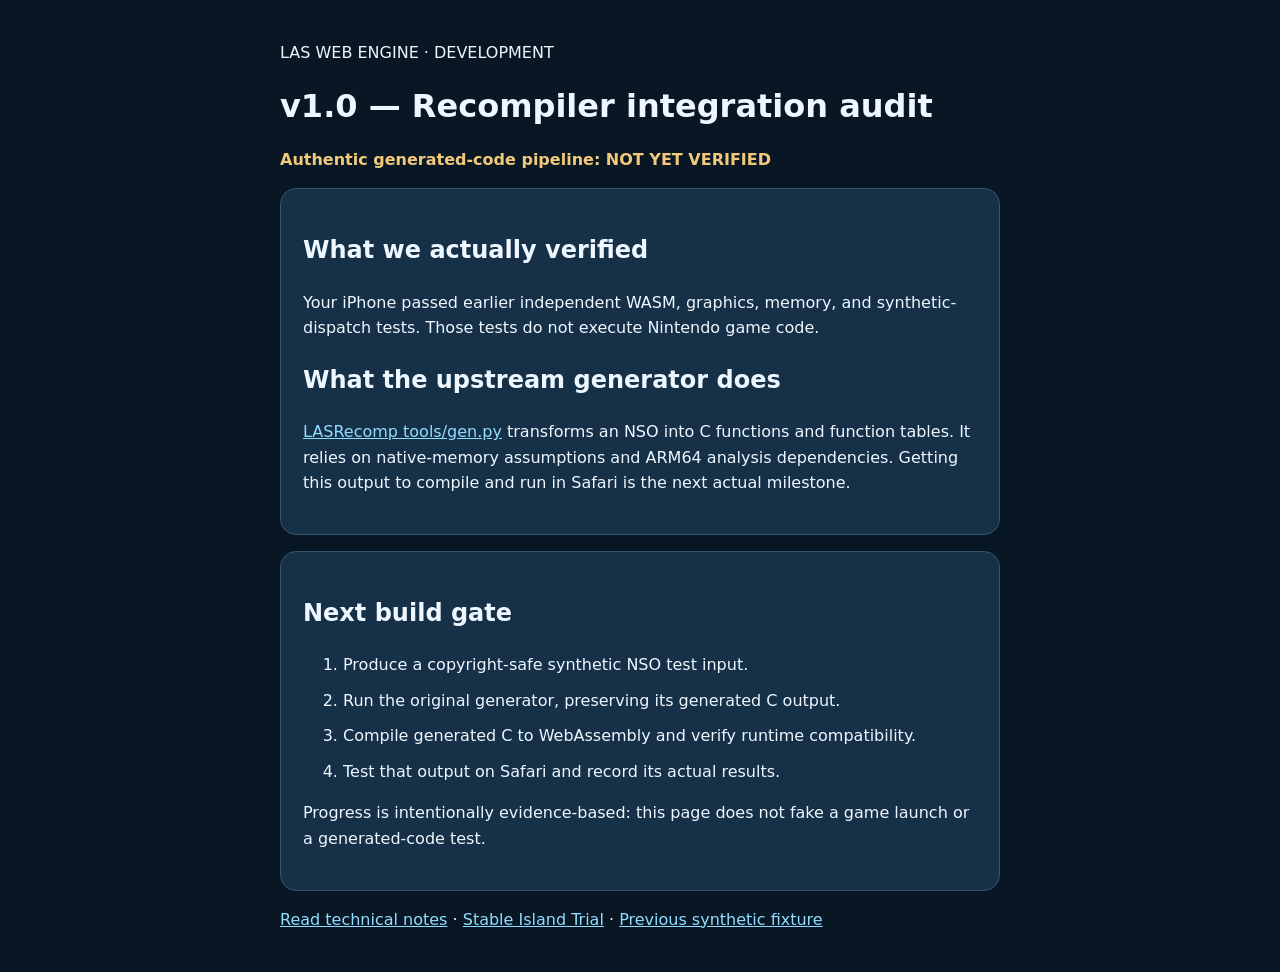
<file: dev/recomp-port/index.html>
<!doctype html><html lang="en"><head><meta charset="utf-8"><meta name="viewport" content="width=device-width, initial-scale=1"><title>LAS Web Engine v1.0 — Port status</title><style>body{margin:0;background:#091725;color:#eef7ff;font:16px system-ui;line-height:1.6;padding:24px}main{max-width:720px;margin:auto}.panel{background:#163047;border:1px solid #34536c;border-radius:16px;padding:22px;margin:16px 0}h1{line-height:1.2}a{color:#8fddff}.status{color:#f2c87b;font-weight:bold}li{margin-bottom:10px}button{background:#80e3bc;color:#062719;border:0;border-radius:10px;padding:12px 16px;font-weight:bold}</style></head><body><main><p>LAS WEB ENGINE · DEVELOPMENT</p><h1>v1.0 — Recompiler integration audit</h1><p class="status">Authentic generated-code pipeline: NOT YET VERIFIED</p><div class="panel"><h2>What we actually verified</h2><p>Your iPhone passed earlier independent WASM, graphics, memory, and synthetic-dispatch tests. Those tests do not execute Nintendo game code.</p><h2>What the upstream generator does</h2><p><a href="https://github.com/Nycolazs/LASRecomp-Android-Plus/blob/main/tools/gen.py">LASRecomp tools/gen.py</a> transforms an NSO into C functions and function tables. It relies on native-memory assumptions and ARM64 analysis dependencies. Getting this output to compile and run in Safari is the next actual milestone.</p></div><div class="panel"><h2>Next build gate</h2><ol><li>Produce a copyright-safe synthetic NSO test input.</li><li>Run the original generator, preserving its generated C output.</li><li>Compile generated C to WebAssembly and verify runtime compatibility.</li><li>Test that output on Safari and record its actual results.</li></ol><p>Progress is intentionally evidence-based: this page does not fake a game launch or a generated-code test.</p></div><p><a href="./README.md">Read technical notes</a> · <a href="../../">Stable Island Trial</a> · <a href="../generated-fixture/">Previous synthetic fixture</a></p></main></body></html>
</file>
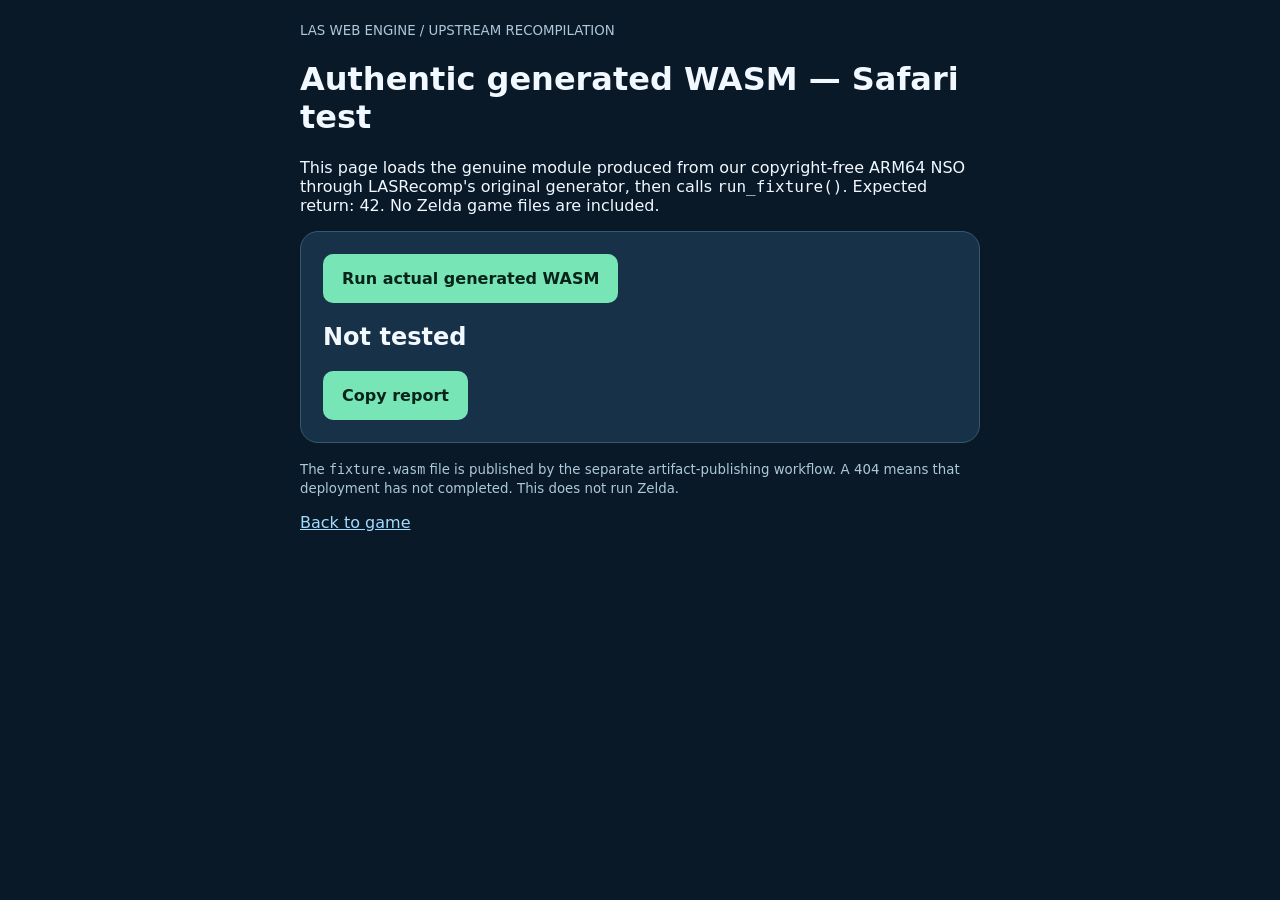
<file: dev/recomp-port/safari/index.html>
<!doctype html><html lang="en"><head><meta charset="utf-8"><meta name="viewport" content="width=device-width, initial-scale=1"><title>LAS Recomp — Generated WASM Safari Test</title><style>body{background:#091928;color:#f1f8ff;font:16px system-ui;margin:0;padding:20px}main{max-width:680px;margin:auto}section{background:#173248;padding:22px;border:1px solid #365972;border-radius:18px}button{font:inherit;background:#78e5b6;color:#06241a;font-weight:700;border:0;padding:15px 19px;border-radius:10px}pre{white-space:pre-wrap;overflow-wrap:anywhere}small{color:#adc8d9}a{color:#a2dcff}</style></head><body><main><small>LAS WEB ENGINE / UPSTREAM RECOMPILATION</small><h1>Authentic generated WASM — Safari test</h1><p>This page loads the genuine module produced from our copyright-free ARM64 NSO through LASRecomp's original generator, then calls <code>run_fixture()</code>. Expected return: 42. No Zelda game files are included.</p><section><button id="run">Run actual generated WASM</button><h2 id="status">Not tested</h2><pre id="out"></pre><button id="copy">Copy report</button></section><p><small>The <code>fixture.wasm</code> file is published by the separate artifact-publishing workflow. A 404 means that deployment has not completed. This does not run Zelda.</small></p><a href="../../">Back to game</a></main><script>
let report="Not tested";document.querySelector("#run").onclick=async()=>{const el=document.querySelector("#out");try{const response=await fetch("./fixture.wasm",{cache:"no-store"});if(!response.ok)throw Error("WASM fetch HTTP "+response.status);const binary=await response.arrayBuffer();if(!WebAssembly.validate(binary))throw Error("WebAssembly.validate() failed");const mod=await WebAssembly.compile(binary);const imports=WebAssembly.Module.imports(mod);if(imports.length)throw Error("Unexpected imports: "+JSON.stringify(imports));const instance=await WebAssembly.instantiate(mod,{});if(typeof instance.exports.run_fixture!=="function")throw Error("run_fixture export missing");const value=instance.exports.run_fixture();const passed=value===42;document.querySelector("#status").textContent=passed?"PASS — 42":"FAIL — "+value;report="LAS upstream-generated WASM Safari test\n"+(passed?"PASS":"FAIL")+" result="+value+"\nBytes: "+binary.byteLength+"\n"+navigator.userAgent;el.textContent=report;}catch(e){document.querySelector("#status").textContent="ERROR";report="ERROR: "+e.message;el.textContent=report}};document.querySelector("#copy").onclick=async()=>{try{await navigator.clipboard.writeText(report)}catch(e){alert(report)}};
</script></body></html>
</file>
<file: style.css>
:root{color-scheme:dark;font-family:system-ui,-apple-system,Segoe UI,sans-serif;touch-action:none}*{box-sizing:border-box}html,body{margin:0;width:100%;height:100%;overflow:hidden;background:#0b2230;overscroll-behavior:none}#gl{display:block;width:100%;height:100%;touch-action:none}#hud{position:fixed;left:max(18px,env(safe-area-inset-left));top:max(12px,env(safe-area-inset-top));right:max(18px,env(safe-area-inset-right));display:flex;justify-content:space-between;pointer-events:none;text-shadow:0 2px 5px #082a35}#stats{display:flex;gap:22px;align-items:center;font-weight:900;font-size:21px}#hearts{color:#ff6585;letter-spacing:3px}#counter{color:#fce6a4}#performance{font-size:12px;opacity:.75;font-variant-numeric:tabular-nums}#overlay{position:fixed;inset:0;display:grid;place-items:center;padding:18px;background:radial-gradient(ellipse at 50% 35%,#12535baf,#061b27ed);z-index:5;overflow:auto}#overlay.hidden{display:none}.panel{max-width:470px;border:1px solid #b6e8d543;background:linear-gradient(145deg,#123c48ee,#092b37f5);box-shadow:0 14px 80px #020f16aa;padding:clamp(20px,4vw,36px);border-radius:22px;text-align:center}.overline{color:#a7e1d1;letter-spacing:2px;font-size:11px;font-weight:800}h1{font-family:Georgia,serif;font-size:clamp(46px,9vw,76px);letter-spacing:4px;line-height:.88;margin:19px 0;color:#f6eac6;text-shadow:0 5px #114659}p{line-height:1.5;color:#d6e7e1;font-size:14px}.hint{font-size:11px;color:#a4babc}#play{border:0;background:#efd494;color:#183b38;padding:15px 44px;border-radius:12px;font-weight:900;letter-spacing:2px;font-size:16px;margin:11px auto;cursor:pointer}.config{margin:10px}label{font-size:12px;color:#bfd4d6}select{max-width:240px;border:1px solid #63958a;background:#123b46;color:white;border-radius:8px;padding:8px}small{display:block;font-size:10px;opacity:.65;line-height:1.5;margin-top:10px}#controls{position:fixed;bottom:max(26px,env(safe-area-inset-bottom));left:max(25px,env(safe-area-inset-left));right:max(25px,env(safe-area-inset-right));display:flex;align-items:end;justify-content:space-between;pointer-events:none;z-index:2}#joystick{height:126px;width:126px;border-radius:50%;border:2px solid #d8fffa6a;background:#16484d66;position:relative;pointer-events:auto;touch-action:none;backdrop-filter:blur(3px)}#stick{position:absolute;left:50%;top:50%;width:58px;height:58px;margin:-29px;border-radius:50%;background:#dcf5e2a6;box-shadow:0 2px 20px #071d2d80;transform:translate(0,0)}#rightControls{display:flex;gap:16px;align-items:end;pointer-events:auto}.round{border:2px solid #ffffff7a;background:#23455ba8;box-shadow:0 5px 16px #0a1a2c99;color:white;border-radius:50%;width:75px;height:75px;font-size:27px;font-weight:800;touch-action:none}.round span{display:block;font-size:8px;letter-spacing:1px}#btnA{width:88px;height:88px;background:#b8704fb0}#pause{position:fixed;right:max(18px,env(safe-area-inset-right));top:48px;background:#15394a88;border:1px solid #ffffff66;border-radius:10px;color:#fff;padding:5px 13px;font-size:18px;z-index:3}#message{position:fixed;top:17%;width:100%;text-align:center;pointer-events:none;font-size:18px;color:#fff5c8;text-shadow:0 2px 6px #092232;font-weight:900;transition:opacity .5s}#error{position:fixed;inset:0;background:#152636;color:white;padding:40px;z-index:9}@media(pointer:fine) and (min-width:800px){#controls{opacity:.35}#controls:hover{opacity:1}}@media(max-height:460px){.panel{max-width:700px;padding:14px 30px}h1{font-size:43px;margin:10px 0}.panel p{font-size:12px;margin:7px}.panel small{display:none}#joystick{width:104px;height:104px}.round{width:66px;height:66px}#btnA{width:76px;height:76px}#controls{bottom:12px}#hud{top:8px}}
</file>
